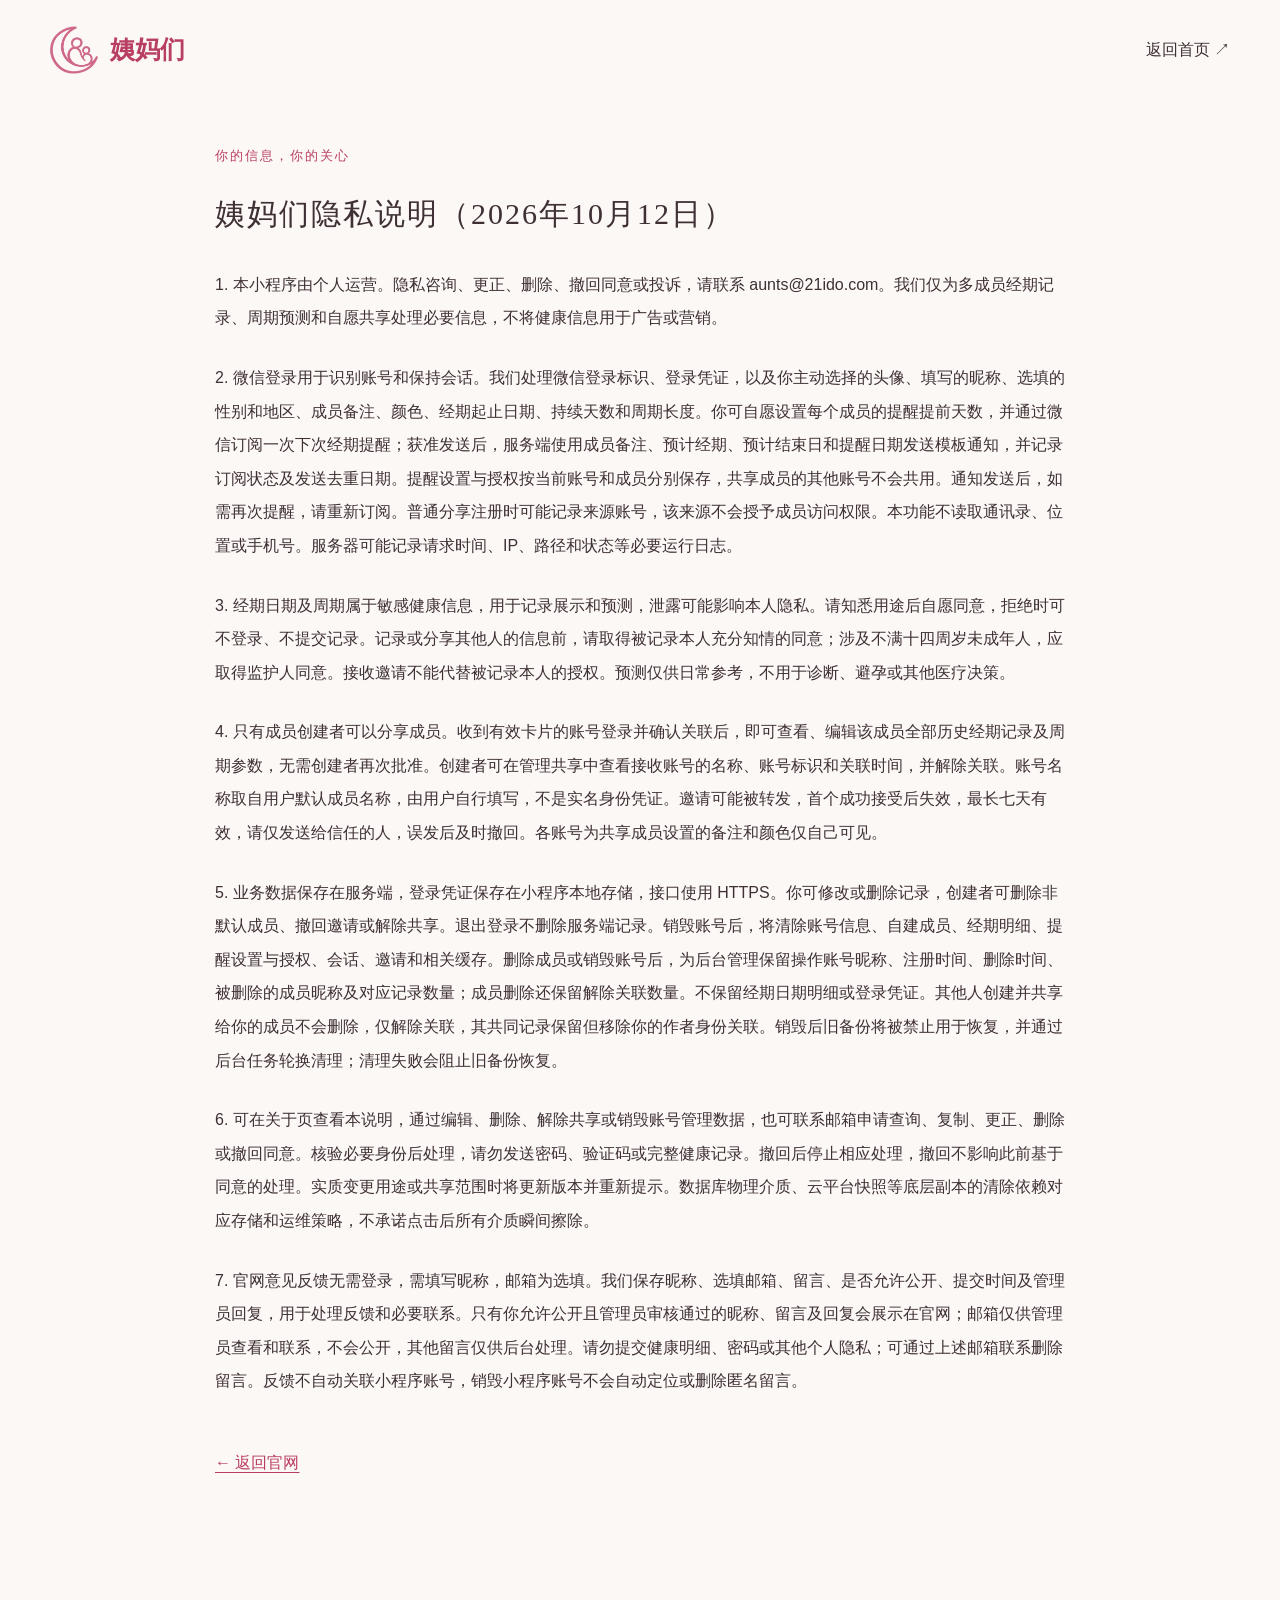
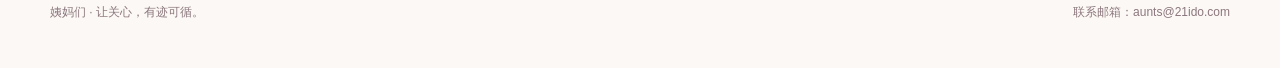
<file: privacy.html>
<!doctype html><html lang="zh-CN"><head><meta charset="utf-8"><meta name="viewport" content="width=device-width,initial-scale=1"><title>隐私说明 · 姨妈们</title><meta name="description" content="姨妈们隐私说明：数据使用、家庭共享、记录删除及数据安全。"><link rel="canonical" href="https://aunts.21ido.com/privacy.html"><link rel="stylesheet" href="styles.css"><link rel="icon" href="assets/logo.png"></head><body><header class="header wrap"><a class="brand" href="/"><img src="assets/logo.png" width="48" height="48" alt=""><span>姨妈们</span></a><a href="/">返回首页 ↗</a></header><main class="privacy-page wrap"><p class="eyebrow">你的信息，你的关心</p><h1>姨妈们隐私说明（2026年10月12日）</h1><p>1. 本小程序由个人运营。隐私咨询、更正、删除、撤回同意或投诉，请联系 aunts@21ido.com。我们仅为多成员经期记录、周期预测和自愿共享处理必要信息，不将健康信息用于广告或营销。</p><p>2. 微信登录用于识别账号和保持会话。我们处理微信登录标识、登录凭证，以及你主动选择的头像、填写的昵称、选填的性别和地区、成员备注、颜色、经期起止日期、持续天数和周期长度。你可自愿设置每个成员的提醒提前天数，并通过微信订阅一次下次经期提醒；获准发送后，服务端使用成员备注、预计经期、预计结束日和提醒日期发送模板通知，并记录订阅状态及发送去重日期。提醒设置与授权按当前账号和成员分别保存，共享成员的其他账号不会共用。通知发送后，如需再次提醒，请重新订阅。普通分享注册时可能记录来源账号，该来源不会授予成员访问权限。本功能不读取通讯录、位置或手机号。服务器可能记录请求时间、IP、路径和状态等必要运行日志。</p><p>3. 经期日期及周期属于敏感健康信息，用于记录展示和预测，泄露可能影响本人隐私。请知悉用途后自愿同意，拒绝时可不登录、不提交记录。记录或分享其他人的信息前，请取得被记录本人充分知情的同意；涉及不满十四周岁未成年人，应取得监护人同意。接收邀请不能代替被记录本人的授权。预测仅供日常参考，不用于诊断、避孕或其他医疗决策。</p><p>4. 只有成员创建者可以分享成员。收到有效卡片的账号登录并确认关联后，即可查看、编辑该成员全部历史经期记录及周期参数，无需创建者再次批准。创建者可在管理共享中查看接收账号的名称、账号标识和关联时间，并解除关联。账号名称取自用户默认成员名称，由用户自行填写，不是实名身份凭证。邀请可能被转发，首个成功接受后失效，最长七天有效，请仅发送给信任的人，误发后及时撤回。各账号为共享成员设置的备注和颜色仅自己可见。</p><p>5. 业务数据保存在服务端，登录凭证保存在小程序本地存储，接口使用 HTTPS。你可修改或删除记录，创建者可删除非默认成员、撤回邀请或解除共享。退出登录不删除服务端记录。销毁账号后，将清除账号信息、自建成员、经期明细、提醒设置与授权、会话、邀请和相关缓存。删除成员或销毁账号后，为后台管理保留操作账号昵称、注册时间、删除时间、被删除的成员昵称及对应记录数量；成员删除还保留解除关联数量。不保留经期日期明细或登录凭证。其他人创建并共享给你的成员不会删除，仅解除关联，其共同记录保留但移除你的作者身份关联。销毁后旧备份将被禁止用于恢复，并通过后台任务轮换清理；清理失败会阻止旧备份恢复。</p><p>6. 可在关于页查看本说明，通过编辑、删除、解除共享或销毁账号管理数据，也可联系邮箱申请查询、复制、更正、删除或撤回同意。核验必要身份后处理，请勿发送密码、验证码或完整健康记录。撤回后停止相应处理，撤回不影响此前基于同意的处理。实质变更用途或共享范围时将更新版本并重新提示。数据库物理介质、云平台快照等底层副本的清除依赖对应存储和运维策略，不承诺点击后所有介质瞬间擦除。</p><p>7. 官网意见反馈无需登录，需填写昵称，邮箱为选填。我们保存昵称、选填邮箱、留言、是否允许公开、提交时间及管理员回复，用于处理反馈和必要联系。只有你允许公开且管理员审核通过的昵称、留言及回复会展示在官网；邮箱仅供管理员查看和联系，不会公开，其他留言仅供后台处理。请勿提交健康明细、密码或其他个人隐私；可通过上述邮箱联系删除留言。反馈不自动关联小程序账号，销毁小程序账号不会自动定位或删除匿名留言。</p><a class="text-link" href="/">← 返回官网</a></main><footer class="wrap footer"><span>姨妈们 · 让关心，有迹可循。</span><a href="mailto:aunts@21ido.com">联系邮箱：aunts@21ido.com</a></footer></body></html>
</file>
<file: styles.css>
:root{--ink:#3e3035;--muted:#8b777e;--rose:#b93e64;--pink:#e77797;--bg:#fcf8f5}*{box-sizing:border-box}html{scroll-behavior:smooth;scroll-padding-top:30px}body{margin:0;background:var(--bg);color:var(--ink);font-family:-apple-system,BlinkMacSystemFont,"Segoe UI","PingFang SC","Microsoft YaHei",sans-serif;line-height:1.75}a{color:inherit;text-decoration:none}img{max-width:100%;height:auto}button,a,summary{-webkit-tap-highlight-color:transparent}a:focus-visible,summary:focus-visible{outline:3px solid var(--rose);outline-offset:6px}.wrap{width:min(1180px,calc(100% - 64px));margin:auto}.header{display:flex;align-items:center;justify-content:space-between;padding:26px 0;gap:24px}.brand{display:flex;align-items:center;gap:12px;font-size:25px;font-weight:700;color:var(--rose);white-space:nowrap}.brand small{display:block;font-size:11px;letter-spacing:2px;color:var(--muted);font-weight:400}.header nav{display:flex;gap:32px;align-items:center;font-size:14px}.nav-cta{border:1px solid #dab4bf;border-radius:30px;padding:10px 22px}.nav-cta span{margin-left:20px}.hero{display:grid;grid-template-columns:1fr 1fr;align-items:center;min-height:850px;gap:30px;padding-bottom:55px}.eyebrow{font-size:13px;letter-spacing:2px;color:var(--rose);font-weight:500;margin:0 0 22px}.spark{font-size:23px;vertical-align:middle;margin-right:10px}h1{font-family:"Songti SC",SimSun,serif;font-size:clamp(58px,6.5vw,86px);line-height:1.3;letter-spacing:2px;font-weight:500;margin:20px 0 30px}h1 em{font-style:normal;color:var(--rose);position:relative}h1 em:after{content:"";position:absolute;bottom:-12px;left:0;width:90%;height:13px;border-top:4px solid #edb3c0;border-radius:50%}.intro{font-size:20px;color:#8d707b;line-height:2}.hero-actions{display:flex;align-items:flex-start;flex-direction:column;gap:12px;margin-top:38px}.button{display:inline-flex;gap:36px;align-items:center;background:var(--rose);color:#fff;padding:16px 24px;border-radius:35px;font-size:15px;box-shadow:0 10px 22px #ba40641c;transition:transform .2s}.button:hover{transform:translateY(-3px)}.quiet{font-size:12px;color:var(--muted);padding-left:12px}.mini-benefits{display:flex;gap:22px;margin-top:40px;font-size:12px;color:var(--muted);flex-wrap:wrap}.mini-benefits i{display:inline-block;width:5px;height:5px;background:#d3738f;border-radius:50%;vertical-align:middle;margin-right:6px}.hero-art{position:relative;display:flex;justify-content:center;padding:45px 0 10px;isolation:isolate}.orb{position:absolute;inset:18% -7% 9%;background:radial-gradient(ellipse,#f4cad4 0,#f8e2e7 48%,transparent 72%);z-index:-1}.phone{width:340px;border:7px solid #342d30;outline:2px solid #bfaaa6;border-radius:49px;background:#fffcfb;padding:13px 15px 15px;box-shadow:20px 30px 50px #73545a26;transform:rotate(3deg)}.phone-top{display:flex;justify-content:space-between;align-items:center;font-size:10px;padding:0 8px;position:relative}.island{width:100px;height:21px;border-radius:14px;background:#342d30;position:absolute;top:-8px;left:calc(50% - 50px)}.phone-title{text-align:center;font-size:15px;margin:24px 0 18px;position:relative}.phone-title>span{position:absolute;right:0;font-size:10px;border:1px solid #e8e0e1;border-radius:20px;padding:1px 7px}.status-card{background:#fbeaf0;border-radius:20px;padding:20px 14px;position:relative;overflow:hidden}.status-card small{font-size:10px;color:#a46a7e}.status-card p{font-size:12px;position:relative;z-index:1;margin:8px 0}.status-card strong{font-size:29px;color:var(--rose);font-weight:400}.flower{position:absolute;right:-8px;top:6px;font-size:92px;color:#e9b7c653}.calendar{background:#fff;border-radius:20px;margin:14px 0;padding:15px 9px}.month{display:flex;justify-content:space-between;font-size:11px}.month span{color:var(--muted);font-size:10px}.weekdays,.calendar-grid{display:grid;grid-template-columns:repeat(7,1fr)}.weekdays{font-size:10px;color:var(--muted);text-align:center;margin-top:18px}.date{height:47px;position:relative;text-align:center;padding-top:9px;font-size:11px}.date.outside{color:#c9c1c4}.date:after{content:"";position:absolute;top:31px;left:0;right:0}.date.pink:after{border-top:2px solid #e87597}.date.blue:after{border-top:2px solid #75b9eb}.date.purple:after{border-top:2px solid #a087dc}.date.predicted:after{border-top-style:dashed}.legend{display:flex;justify-content:center;gap:20px;font-size:10px;color:#88757c;margin-top:9px}.legend span{display:flex;align-items:center;gap:5px}.legend i{width:13px;height:2px}.pink{--c:#e87597}.blue{--c:#75b9eb}.purple{--c:#a087dc}.legend i{background:var(--c)}.calendar-note{text-align:center;font-size:8px;color:#a09499;margin:10px 0 0}.phone-tabs{display:flex;justify-content:space-around;color:#9e8d94;text-align:center;font-size:20px}.phone-tabs small{display:block;font-size:8px}.phone-tabs .active{color:var(--rose)}.floating-note{position:absolute;bottom:140px;left:-10px;z-index:2;background:#ffffffed;padding:16px 22px;border:1px solid #f0e0e3;border-radius:18px;box-shadow:0 14px 30px #85566112;display:flex;align-items:center;gap:14px;font-size:13px;transform:rotate(-5deg)}.floating-note small{display:block;font-size:10px;color:var(--muted)}.note-icon{font-size:33px;color:var(--rose)}.handwriting{position:absolute;top:0;right:20px;color:#bd708a;font-family:cursive;font-size:20px;transform:rotate(7deg)}.art-caption{position:absolute;bottom:-23px;font-size:10px;color:#aa989d}.features{padding:90px 0 110px;border-top:1px solid #eddee0}.section-heading{text-align:center;margin-bottom:45px}h2{font-family:"Songti SC",SimSun,serif;font-size:40px;font-weight:500;line-height:1.55;margin:0 0 22px}.section-heading>p:last-child{color:var(--muted);font-size:15px}.feature-grid{display:grid;grid-template-columns:repeat(3,1fr);gap:23px}.feature-card{padding:32px;background:linear-gradient(150deg,#fff,#fbedf0);border:1px solid #f0e4e6;border-radius:25px}.feature-number{font-size:11px;letter-spacing:2px;color:#ac7184}.feature-card h3{font-size:21px;margin:24px 0 10px;font-weight:500}.feature-card p{font-size:14px;color:var(--muted);margin:0}.avatar-row,.share-art,.timeline{height:72px;margin-top:22px;display:flex;align-items:center}.avatar-row span{width:56px;height:56px;border:4px solid #fff;border-radius:50%;display:grid;place-items:center;background:#f6cfda;color:#b45977;margin-right:-10px}.avatar-row span:nth-child(2){background:#d9eaf5;color:#5592b6}.avatar-row span:nth-child(3){background:#e8def7;color:#9a7cbd}.share-art span{font-size:40px;color:#c56687}.share-art i{color:#d9b4c2;margin:0 22px}.timeline{gap:14px;color:#b66683;font-size:13px}.timeline i{width:90px;border-top:3px dashed #d9a0b5}.sharing{background:#f8ecef;padding:85px 0}.sharing-inner{display:grid;grid-template-columns:1fr 1fr;gap:100px;align-items:center}.sharing-visual{position:relative;min-height:440px;display:flex;align-items:center;justify-content:center;flex-direction:column}.moon{position:absolute;inset:20px;border:1px solid #e3b6c6;border-radius:50%;transform:rotate(-25deg)}.family-symbol{background:#fff8;width:265px;height:265px;display:grid;place-items:center;border-radius:50%;z-index:1}.family-symbol img{width:200px}.sharing-visual p{text-align:center;font-family:"Songti SC",SimSun,serif;font-size:24px;z-index:1;letter-spacing:4px}.sharing-visual em{font-style:normal;color:#bd6b88}.sharing-copy>p{color:var(--muted);font-size:14px}.sharing-copy .eyebrow{color:var(--rose)}ol{padding:0;list-style:none;margin:28px 0}li{display:flex;gap:22px;margin-top:20px}li>b{color:#bc8096;font-size:12px;padding-top:3px}li h3{margin:0;font-size:16px;font-weight:500}li p{font-size:13px;color:var(--muted);margin:4px 0}.sharing-copy .small-note{font-size:11px;line-height:1.8}.faq{padding:110px 0;display:grid;grid-template-columns:1fr 1.3fr;gap:70px}details{border-bottom:1px solid #e7dadd;padding:20px 0}summary{cursor:pointer;font-size:16px;list-style:none;display:flex;justify-content:space-between;gap:20px}summary:after{content:"+";color:var(--rose)}details[open] summary:after{content:"−"}details p{font-size:14px;color:var(--muted);padding-right:25px}.experience{background:linear-gradient(120deg,#f6dbe3,#fbedef);padding:60px 70px;border-radius:35px;display:flex;justify-content:space-between;gap:40px;align-items:center}.experience h2{font-size:46px;color:#a13758}.experience p{color:#9b6e80;font-size:15px}.experience-tip{font-size:11px;color:#946f7d}.qr-card{background:white;padding:15px 20px 20px;border-radius:24px;flex:0 0 240px;text-align:center;box-shadow:0 10px 30px #a55f7610}.qr-card img{display:block;width:210px}.qr-card strong{display:block;font-size:17px;color:var(--rose);margin:8px 0}.qr-card a{font-size:11px;color:var(--muted);text-decoration:underline;text-underline-offset:4px}.footer{padding:45px 0;display:flex;align-items:center;justify-content:space-between;gap:25px;font-size:12px;color:var(--muted)}.footer .brand{font-size:19px}.footer p{font-size:12px}.footer small{font-size:10px}
@media(max-width:900px){.wrap{width:calc(100% - 40px)}.header nav{gap:18px}.brand small{display:none}.hero{gap:10px}.phone{width:300px}.floating-note{left:-10px;bottom:85px;padding:12px}.mini-benefits{gap:12px}h1{font-size:60px}.feature-card{padding:24px}.sharing-inner{gap:35px}.experience{padding:40px}.faq{gap:35px}.handwriting{font-size:16px}}
@media(max-width:640px){.header{padding:20px 0}.brand{font-size:22px;gap:8px}.brand img{width:37px}.header nav>a:not(.nav-cta){display:none}.nav-cta{padding:8px 15px;font-size:12px}.nav-cta span{margin-left:8px}.hero{grid-template-columns:1fr;text-align:center;padding:40px 0 60px;gap:40px;min-height:0}h1{font-size:60px;letter-spacing:0}.intro{font-size:16px}.hero-actions{align-items:center;margin-top:25px}.mini-benefits{justify-content:center;margin-top:25px;font-size:11px}.hero-art{padding-top:38px;padding-bottom:20px}.phone{width:300px;transform:rotate(2deg)}.floating-note{left:0;bottom:100px;text-align:left;font-size:11px}.handwriting{right:5px}.orb{inset:15% 0 8%}.features{padding:60px 0}.feature-grid{grid-template-columns:1fr;gap:16px}.feature-card{padding:26px}.feature-card h3{margin-top:12px}.avatar-row,.share-art,.timeline{height:55px;margin-top:12px}h2{font-size:32px}.sharing{padding:45px 0}.sharing-inner{grid-template-columns:1fr;gap:20px}.sharing-visual{min-height:310px}.family-symbol{width:190px;height:190px}.family-symbol img{width:150px}.sharing-visual p{font-size:20px}.moon{inset:0 30px}.sharing-copy{padding:20px 5px}.faq{grid-template-columns:1fr;padding:60px 0;gap:10px}.faq h2 br{display:none}.experience{padding:35px 24px;flex-direction:column;text-align:center;border-radius:26px;gap:25px}.experience h2{font-size:35px}.experience-tip{display:block}.qr-card{flex-basis:auto}.footer{flex-direction:column;text-align:center;gap:6px;padding:35px 0}.footer p{margin:8px 0}.eyebrow{font-size:11px}.header{gap:10px}}
@media(prefers-reduced-motion:reduce){html{scroll-behavior:auto}.button{transition:none}}
@media(max-width:640px){.moon{inset:12px 48px;}}

/* First-screen discovery and privacy */
.hero{min-height:700px;padding-top:15px}.hero h1{font-size:clamp(54px,5.5vw,74px);margin:15px 0 25px}.hero .intro{font-size:17px}.intro strong{font-weight:500;color:var(--ink)}.hero-scan{display:flex;align-items:center;gap:22px;margin-top:25px}.hero-scan>img{width:150px;height:150px;padding:7px;background:#fff;border-radius:18px;box-shadow:0 8px 28px #ad627619}.hero-scan strong{font-size:17px;color:var(--rose)}.hero-scan p{font-size:13px;color:var(--muted);margin:7px 0}.hero-scan a{font-size:12px;color:var(--rose);text-decoration:underline;text-underline-offset:3px}.hero-scan .privacy-link{display:block;color:var(--muted);margin-top:5px}.mini-benefits{margin-top:22px}.family-photo{margin:0;min-height:0;display:block}.family-photo img{display:block;width:100%;border-radius:130px 130px 26px 26px;box-shadow:0 18px 40px #a8708514}.family-photo figcaption{text-align:center;color:#b76b85;font-family:serif;font-size:20px;padding-top:22px}.footer-links{display:flex;gap:25px}.text-link{text-decoration:underline;text-underline-offset:4px;color:var(--rose)}.privacy-page{max-width:850px;padding:45px 0 80px}.privacy-page h1{font-size:30px;line-height:1.6}.privacy-page>p:not(.eyebrow){font-size:16px;line-height:2.1;margin:26px 0}.privacy-page>a{display:inline-block;margin-top:25px}
@media(max-width:640px){.hero{padding-top:18px;gap:35px}.hero h1{font-size:48px;line-height:1.2;margin:10px 0 22px}.hero .eyebrow{letter-spacing:1px;font-size:10px;margin-bottom:12px}.hero .intro{font-size:14px;line-height:1.9}.hero-scan{justify-content:center;text-align:left;gap:15px;margin-top:20px}.hero-scan>img{width:142px;height:142px}.hero-scan strong{font-size:15px}.hero-scan p{font-size:11px}.hero .mini-benefits{margin-top:20px}.sharing-visual.family-photo{min-height:0}.privacy-page{padding-top:20px}.privacy-page h1{font-size:25px}.privacy-page>p:not(.eyebrow){font-size:15px}.footer-links{gap:20px}}

.footer-links{flex-wrap:wrap;align-items:center;justify-content:flex-end}.footer a[href^="mailto:"]{overflow-wrap:anywhere}@media(max-width:640px){.footer-links{justify-content:center}}
.feedback-section{padding-top:70px;padding-bottom:70px;display:grid;grid-template-columns:1fr 1.3fr;gap:30px}.feedback-form{padding:28px;background:#fff;border:1px solid #efdfe5;border-radius:24px}.feedback-form textarea{display:block;width:100%;box-sizing:border-box;border:1px solid #dfc5cf;border-radius:12px;padding:14px;font:inherit;margin:12px 0;resize:vertical}.feedback-consent{display:flex;align-items:flex-start;gap:8px;font-size:14px}.feedback-section button{background:#b45170;color:#fff;border:0;border-radius:12px;padding:12px 24px;font:inherit;cursor:pointer}.feedback-section button:disabled{opacity:.5}.feedback-trap{position:absolute;left:-10000px}.feedback-public-list{grid-column:1/-1}.feedback-entry{background:#fff;border:1px solid #efdee5;border-radius:18px;padding:22px;margin:16px 0;overflow-wrap:anywhere;white-space:pre-wrap}.feedback-entry small{color:#9b8791}.feedback-entry .feedback-reply{background:#fbf0f4;padding:14px;border-radius:12px}.feedback-section [hidden]{display:none!important}@media(max-width:700px){.feedback-section{grid-template-columns:1fr;gap:18px}.feedback-form{padding:20px}}
.feedback-contact{display:grid;grid-template-columns:1fr 1fr;gap:16px;margin-bottom:18px}.feedback-contact input{width:100%;box-sizing:border-box;display:block;margin-top:8px;border:1px solid #dfc5cf;border-radius:12px;padding:12px;font:inherit;min-width:0}@media(max-width:700px){.feedback-contact{grid-template-columns:1fr}}
</file>
